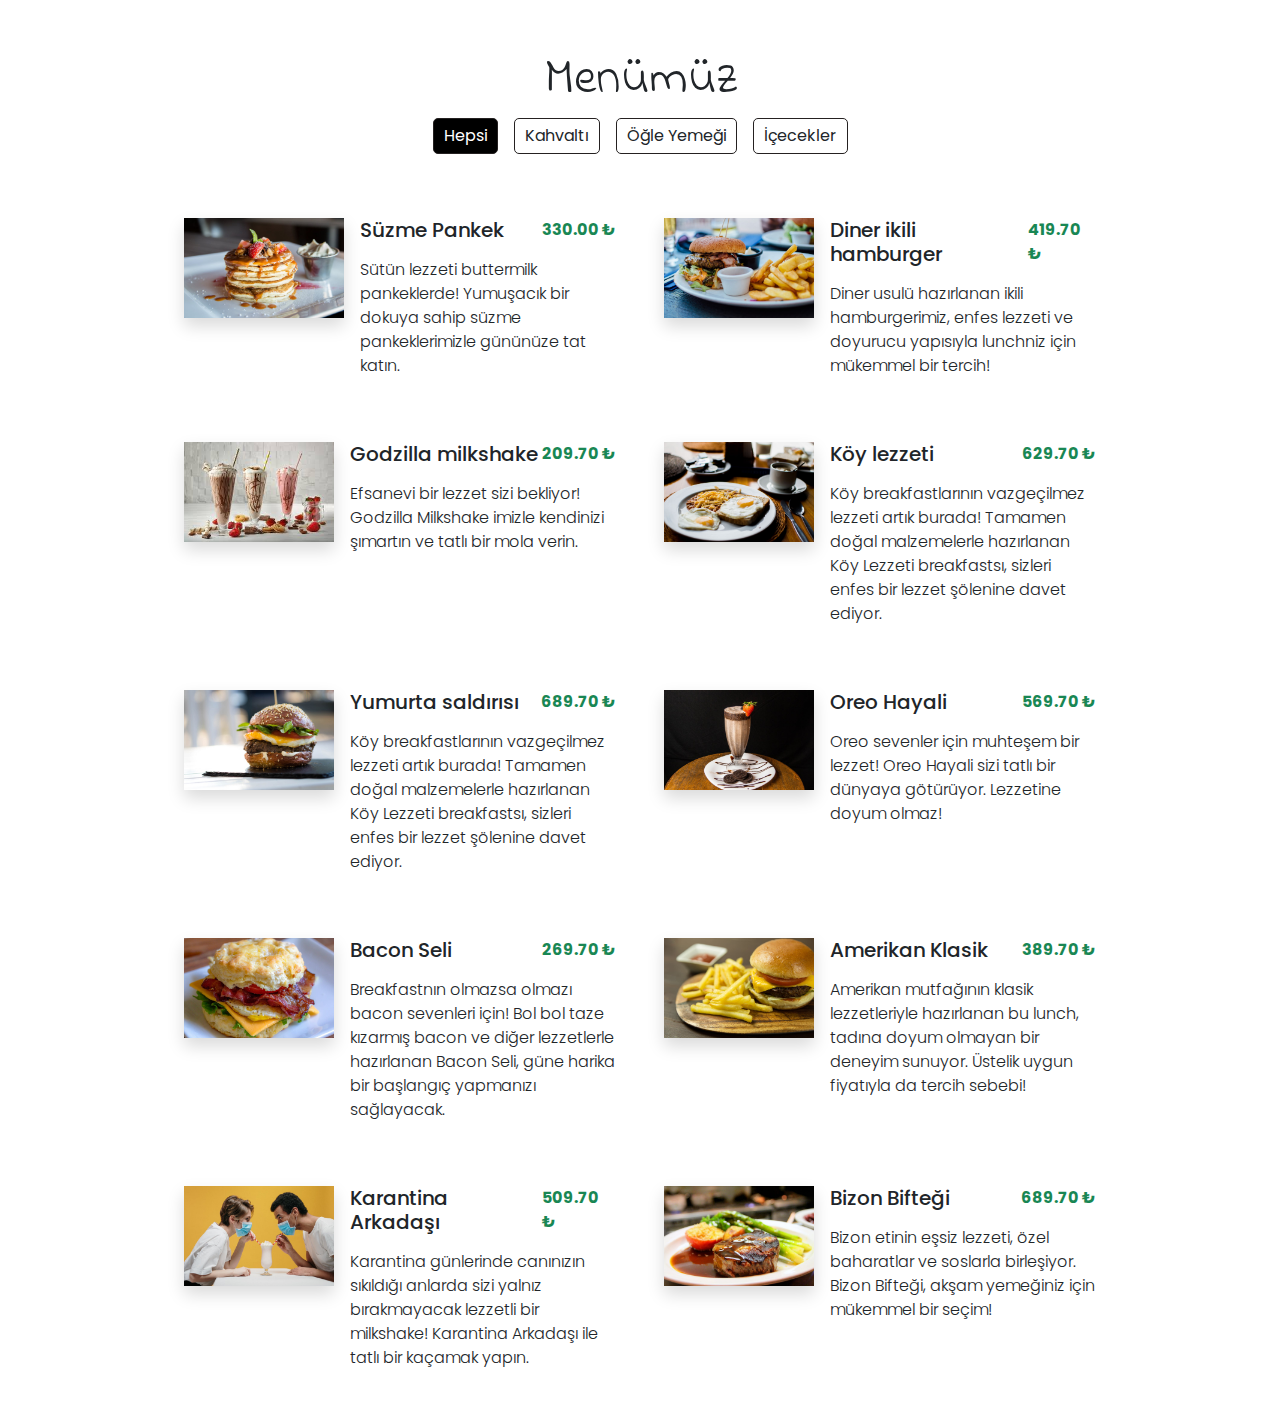
<file: index.html>
<!DOCTYPE html>
<html lang="en">
  <head>
    <meta charset="UTF-8" />
    <meta name="viewport" content="width=device-width, initial-scale=1.0" />
    <title>Qr-Menu Anasayfa</title>
    <!-- * Bs Css -->
    <link
      href="https://cdn.jsdelivr.net/npm/bootstrap@5.3.3/dist/css/bootstrap.min.css"
      rel="stylesheet"
    />
    <!-- * Css Link -->
    <link rel="stylesheet" href="style.css" />
  </head>
  <body>
    <!-- * Başlık -->
    <h1 class="heading">Menümüz</h1>
    <!-- * Katagoriler -->
    <div class="d-flex justify-content-center gap-3" id="buttons">
      <div>
        <label for="all">Hepsi</label>
        <input type="radio" name="cat" id="all" checked />
      </div>

      <div>
        <label for="breakfast">Kahvaltı</label>
        <input type="radio" name="cat" id="breakfast" />
      </div>

      <div>
        <label for="lunch">Öğle Yemeği</label>
        <input type="radio" name="cat" id="lunch" />
      </div>

      <div>
        <label for="shakes">İçecekler</label>
        <input type="radio" name="cat" id="shakes" />
      </div>
    </div>
    <!-- * Menu -->
    <div id="menu-list">
      <!-- <a
        href="#"
        id="card"
        class="d-flex flex-column flex-md-row text-dark text-decoration-none gap-3"
      >
        <img
          src="https://i0.wp.com/mediatrend.mediamarkt.com.tr/wp-content/uploads/2020/11/yemek-fotografciligi-00.jpg?ssl=1"
          alt=""
          class="raunded img-fluid shadow"
        />
        <div>
          <div class="d-flex justify-content-between">
            <h5>Süzme Pankek</h5>
            <p class="text-success fw-bold">330.00t</p>
          </div>
          <p class="lead">
            Lorem ipsum dolor sit amet consectetur adipisicing elit. Quaerat,
            eligendi! Officia odio labore est architecto non velit inventore
            iure accusantium cumque facilis! Rem iste atque dolore accusamus!
            Consequatur, nisi quod!
          </p>
        </div>
      </a> -->
    </div>

    <!--  * Js Link -->
    <script src="js/main.js" type="module"></script>
  </body>
</html>
</file>
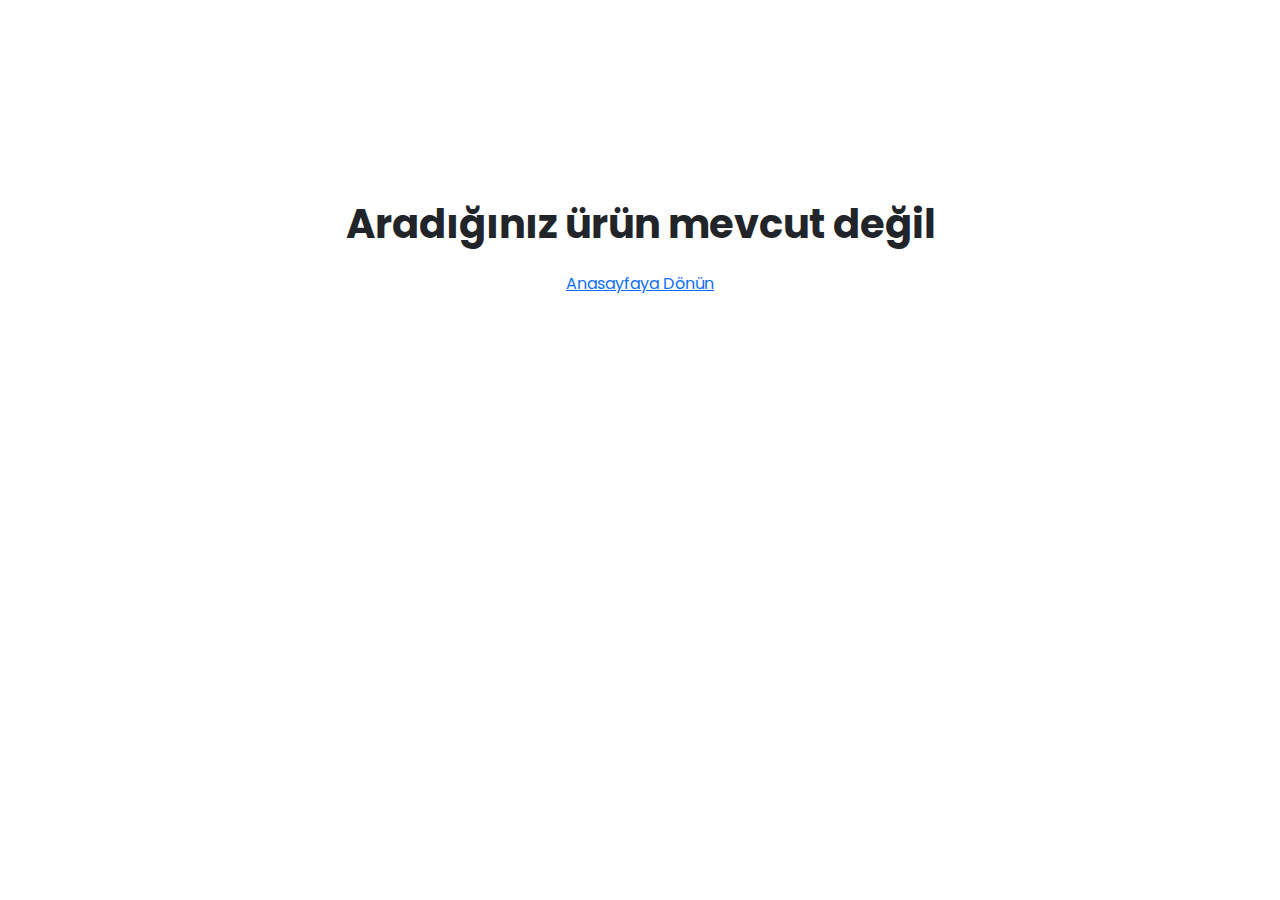
<file: details.html>
<!DOCTYPE html>
<html lang="en">
  <head>
    <meta charset="UTF-8" />
    <meta name="viewport" content="width=device-width, initial-scale=1.0" />
    <title>Qr-Menu Details</title>
    <!-- * Bs Css -->
    <link
      href="https://cdn.jsdelivr.net/npm/bootstrap@5.3.3/dist/css/bootstrap.min.css"
      rel="stylesheet"
    />
    <!-- * Css Link -->
    <link rel="stylesheet" href="style.css" />
  </head>
  <body>
    <div
      id="outlet"
      style="max-height: 400px"
      class="container my-5 d-flex flex-column gap-4 px-4"
    >
      <!-- <div class="d-flex align-items-center justify-content-between fs-6">
        <a href="index.html">
          <img width="35px" src="./images/home.png" alt="" />
        </a>

        <p>Anasayfa / breakfast / süzme pankek</p>
      </div>
      <h1 class="my-4">süzme pankek</h1>
      <img
        src="images/item-1.jpeg"
        style="max-height: 400px"
        class="rounded object-fit-cover shadow"
        alt="image"
      />
      <h4 class="mt-4">
        Ürünün kategorisi:
        <span class="text-success">jdbldşdşm</span>
      </h4>
      <h4 class="mt-4">
        Ürünün Fiyatı: <span class="text-success">jdbldşdşm</span>
      </h4>
      <p class="lead">
        Lorem ipsum, dolor sit amet consectetur adipisicing elit. Animi dolore
        possimus laborum corporis qui quisquam repellendus dolorem itaque,
        pariatur ullam quas esse nam id veritatis nesciunt sapiente non, fuga
        recusandae?
      </p> -->
    </div>
    <!--  * Js Link -->
    <script src="./js/detail.js" type="module"></script>
  </body>
</html>
</file>
<file: style.css>
/* Google Fonts  */
@import url("https://fonts.googleapis.com/css2?family=Indie+Flower&family=Poppins:ital,wght@0,100;0,200;0,300;0,400;0,500;0,600;0,700;0,800;0,900;1,100;1,200;1,300;1,400;1,500;1,600;1,700;1,800;1,900&display=swap");

body {
  font-family: "Poppins", sans-serif;
}
.heading {
  font-family: "Indie Flower", serif;
  text-align: center;
  margin-top: 50px;
  font-size: 50px;
}
#menu-list {
  display: grid;
  padding: 40px 160px 0;
  justify-content: center;
  grid-template-columns: repeat(auto-fit, minmax(400px, 1fr));

  a {
    p {
      font-size: 16px;
    }
  }
}
#card img {
  width: 160px;
  height: 100px;
  object-fit: cover;
}
@media (max-width: 768px) {
  #card {
    max-width: 400px;
  }
  #card img {
    width: 100%;
    height: 240px;
  }
}

#buttons {
  label {
    padding: 5px 10px;
    border: 1px solid rgb(37, 33, 33);
    border-radius: 5px;
    cursor: pointer;
    transition: all 0.3s;
    &:hover {
      background-color: black;
      color: white;
    }
  }
  input {
    display: none;
  }
  div:has(input:checked) label {
    background-color: black;
    color: white;
  }
}
</file>
